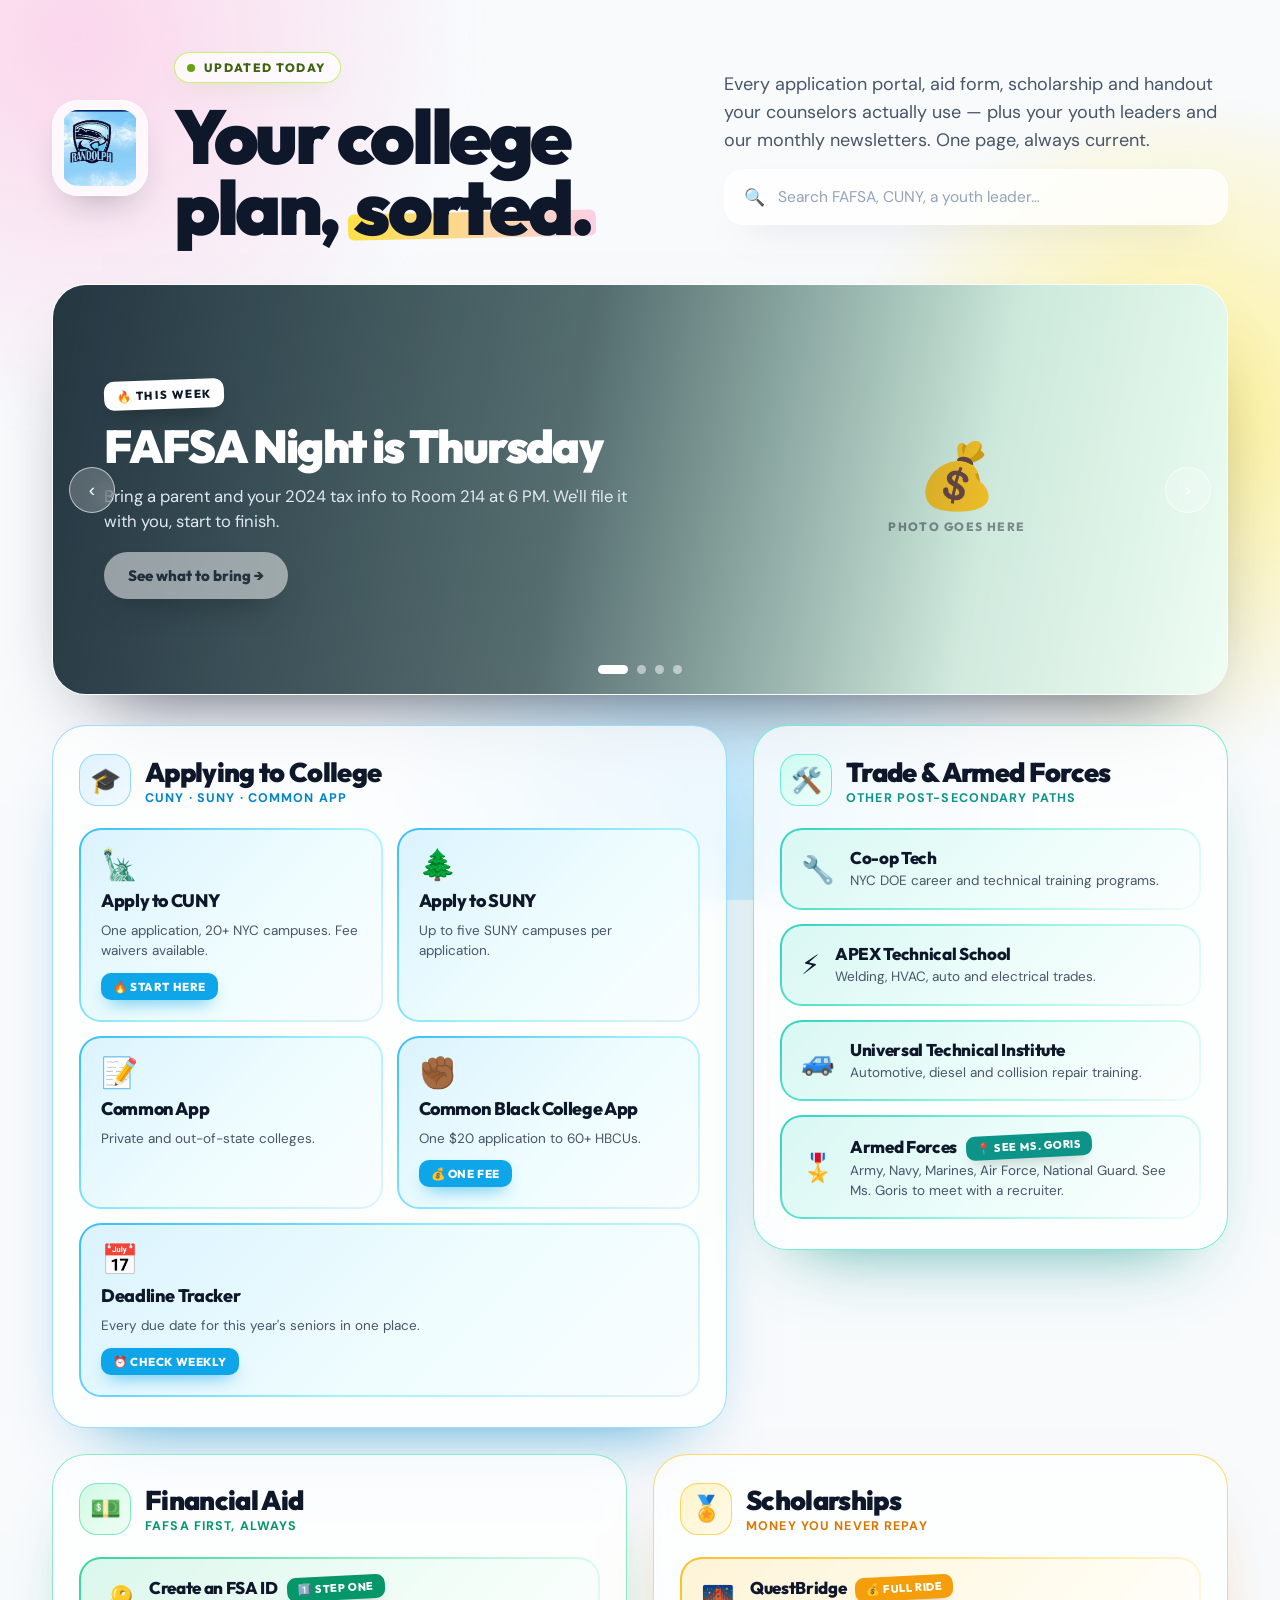
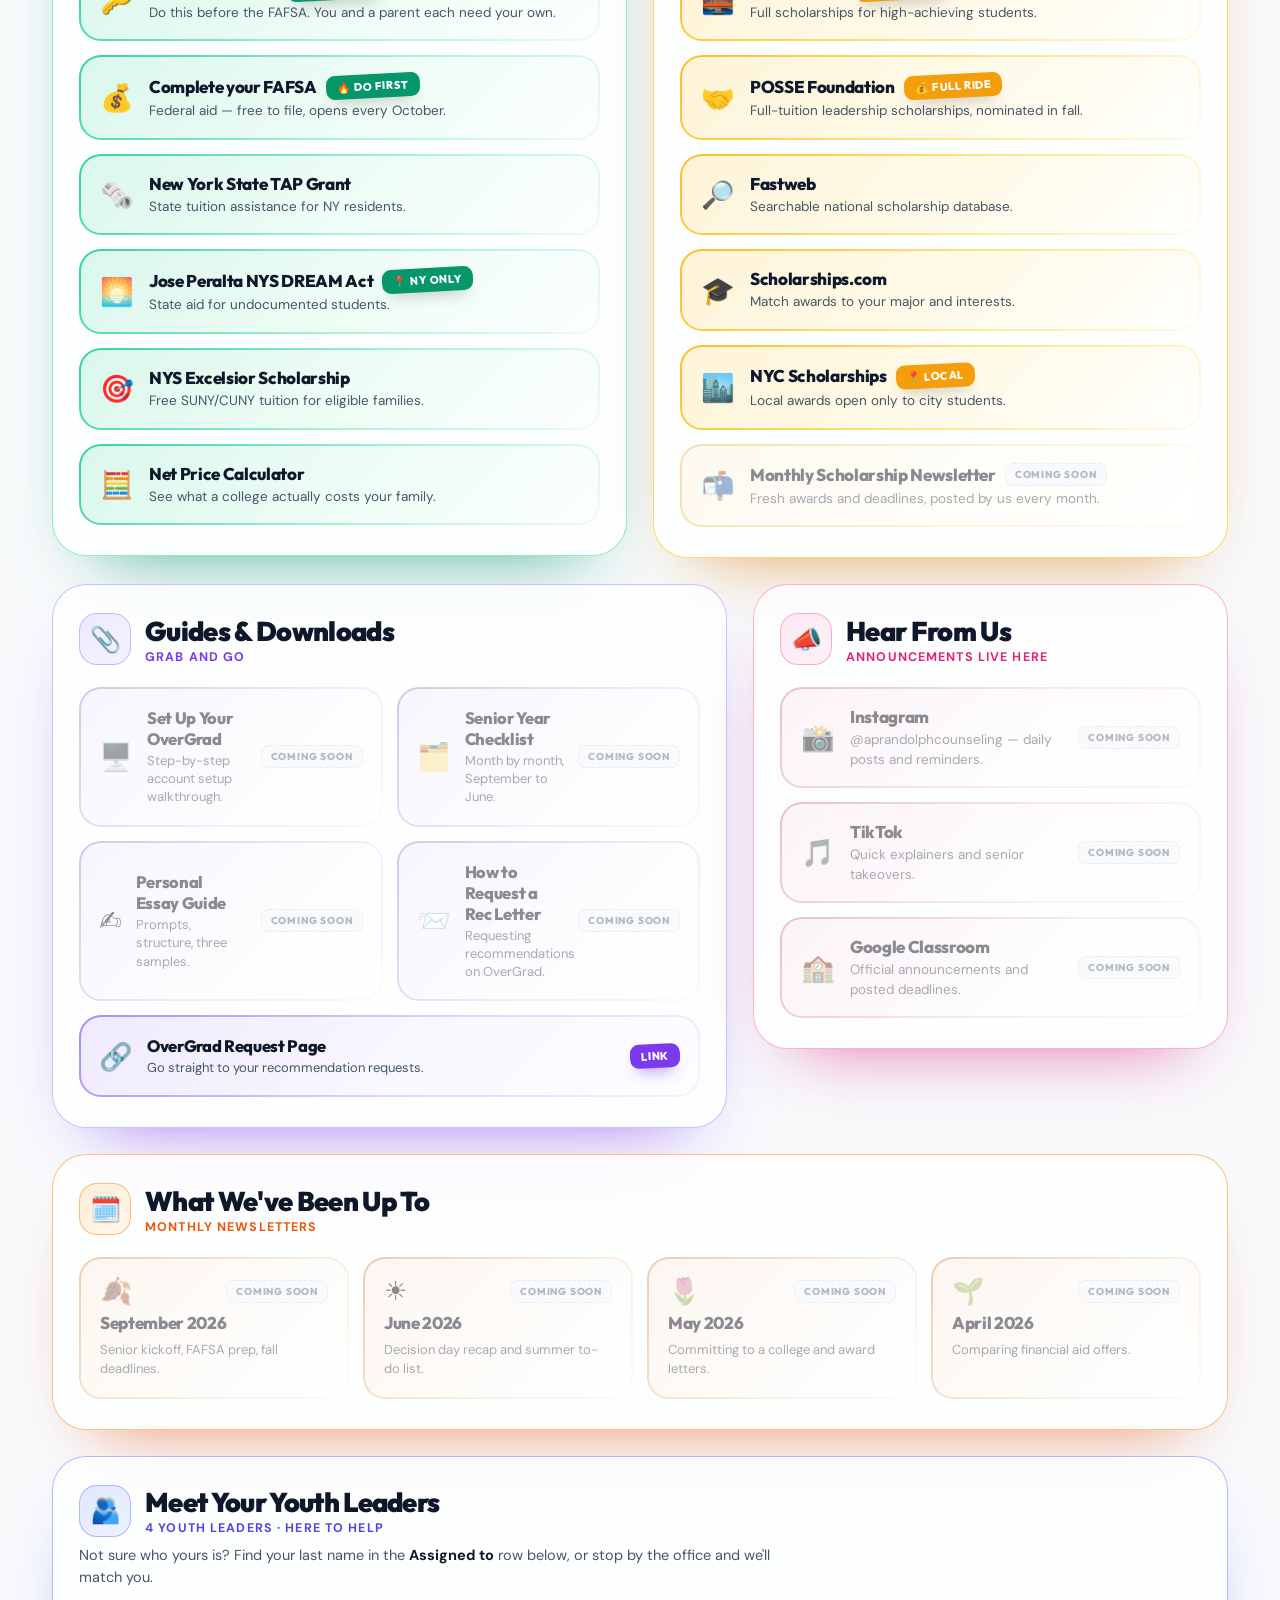
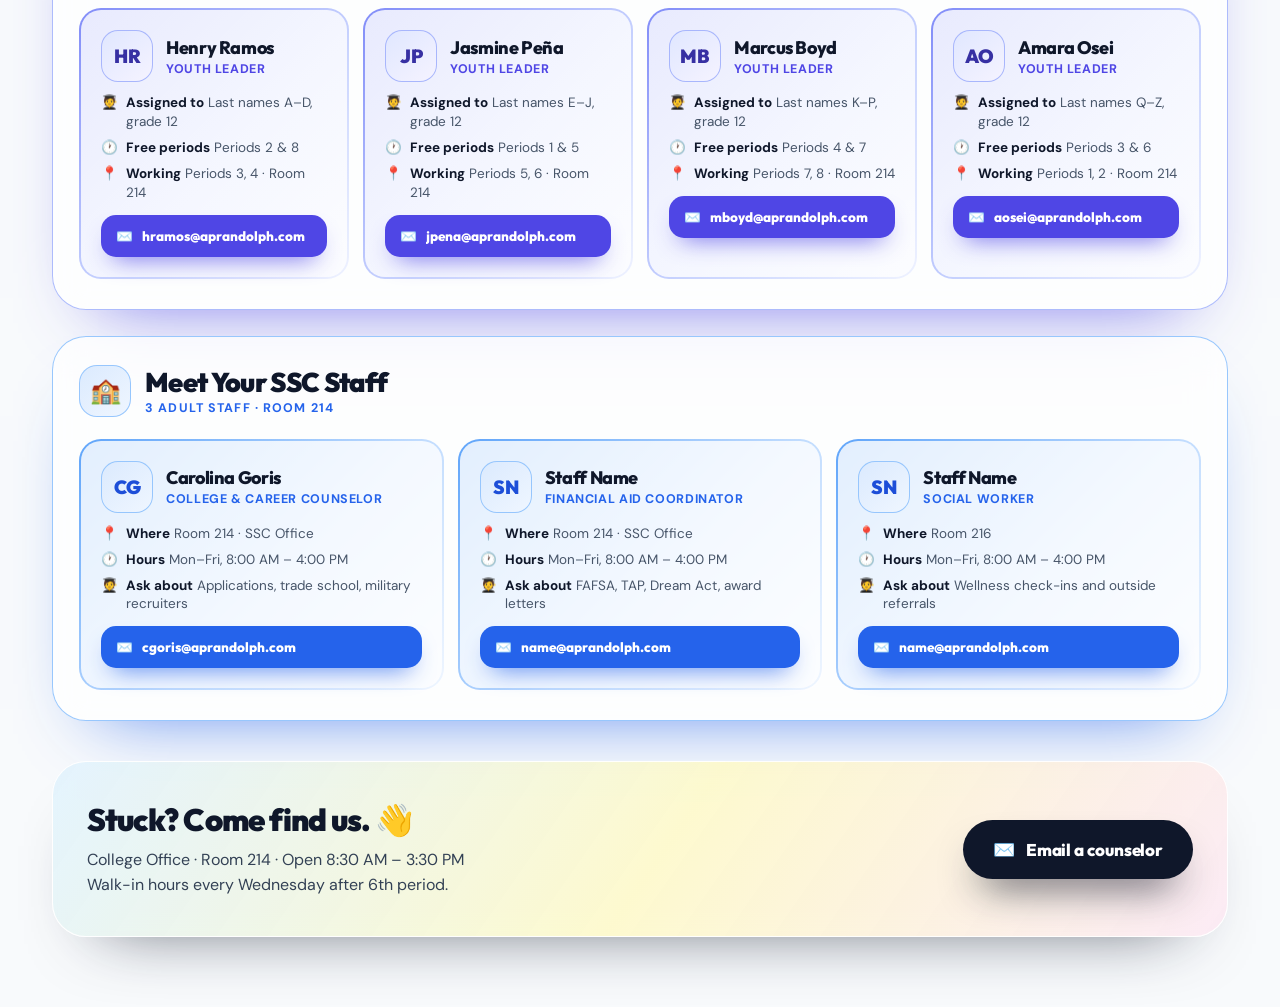
<file: index.html>
<!doctype html>
<html lang="en">
  <head>
    <meta charset="utf-8" />
    <meta name="viewport" content="width=device-width, initial-scale=1" />
    <title>College Office Hub</title>
    <link rel="preconnect" href="https://fonts.googleapis.com" />
    <link rel="preconnect" href="https://fonts.gstatic.com" crossorigin />
    <link
      href="https://fonts.googleapis.com/css2?family=DM+Sans:wght@400;500;700&family=Outfit:wght@500;700;800;900&display=swap"
      rel="stylesheet"
    />
    <link rel="stylesheet" href="styles.css" />
  </head>
  <body>
    <!-- ═══════════════════════════════════════════
     MAIN SITE
     ═══════════════════════════════════════════ -->
    <div class="site-shell">
      <!-- Blob background -->
      <div class="background-art">
        <div class="background-pink"></div>
        <div class="background-yellow"></div>
        <div class="background-blue"></div>
      </div>

      <div class="site-content">
        <!-- HERO -->
        <header class="hero">
          <div class="hero-layout">
            <img id="school-logo" alt="" class="school-logo" />
            <div class="hero-heading-group">
              <div class="update-badge">
                <span class="update-indicator"></span>
                <span class="update-text"
                  ><span data-site="updateLabel"></span
                ></span>
              </div>
              <h1 class="hero-title">
                <span data-site="headlineStart"></span><br /><span
                  data-site="headlineMiddle"
                ></span
                ><span class="headline-highlight"
                  ><span class="headline-underline"></span
                  ><span data-site="headlineHighlight"></span
                ></span>
              </h1>
            </div>
            <div class="hero-intro-group">
              <p class="hero-intro"><span data-site="intro"></span></p>
              <div class="search-field search-wrap">
                <span class="search-icon">🔍</span>
                <input
                  id="search"
                  type="text"
                  aria-label="Search resources and people"
                  class="search-input"
                />
              </div>
            </div>
          </div>
        </header>

        <!-- CAROUSEL -->
        <section class="announcement-section">
          <div id="carousel-wrap" class="carousel-frame">
            <div id="slides-container" class="carousel-slides"></div>
            <div id="dots-container" class="carousel-dots"></div>
          </div>
        </section>

        <!-- BENTO -->
        <main id="bento" class="resource-grid"></main>

        <!-- FOOTER -->
        <footer class="site-footer">
          <div class="contact-panel">
            <div class="contact-copy">
              <h3 class="contact-heading">
                <span data-site="contactHeading"></span>
              </h3>
              <p class="contact-details">
                <span data-site="officeDetails"></span><br /><span
                  data-site="walkInHours"
                ></span>
              </p>
            </div>
            <a id="contact-link" class="contact-button btn-dark">
              <span class="contact-icon">✉️</span
              ><span data-site="contactButton"></span>
            </a>
          </div>
        </footer>
      </div>
    </div>

    <!-- Content first, then rendering. Works with a static host or a local preview. -->
    <script src="data.js" defer></script>
    <script src="app.js" defer></script>
  </body>
</html>
</file>
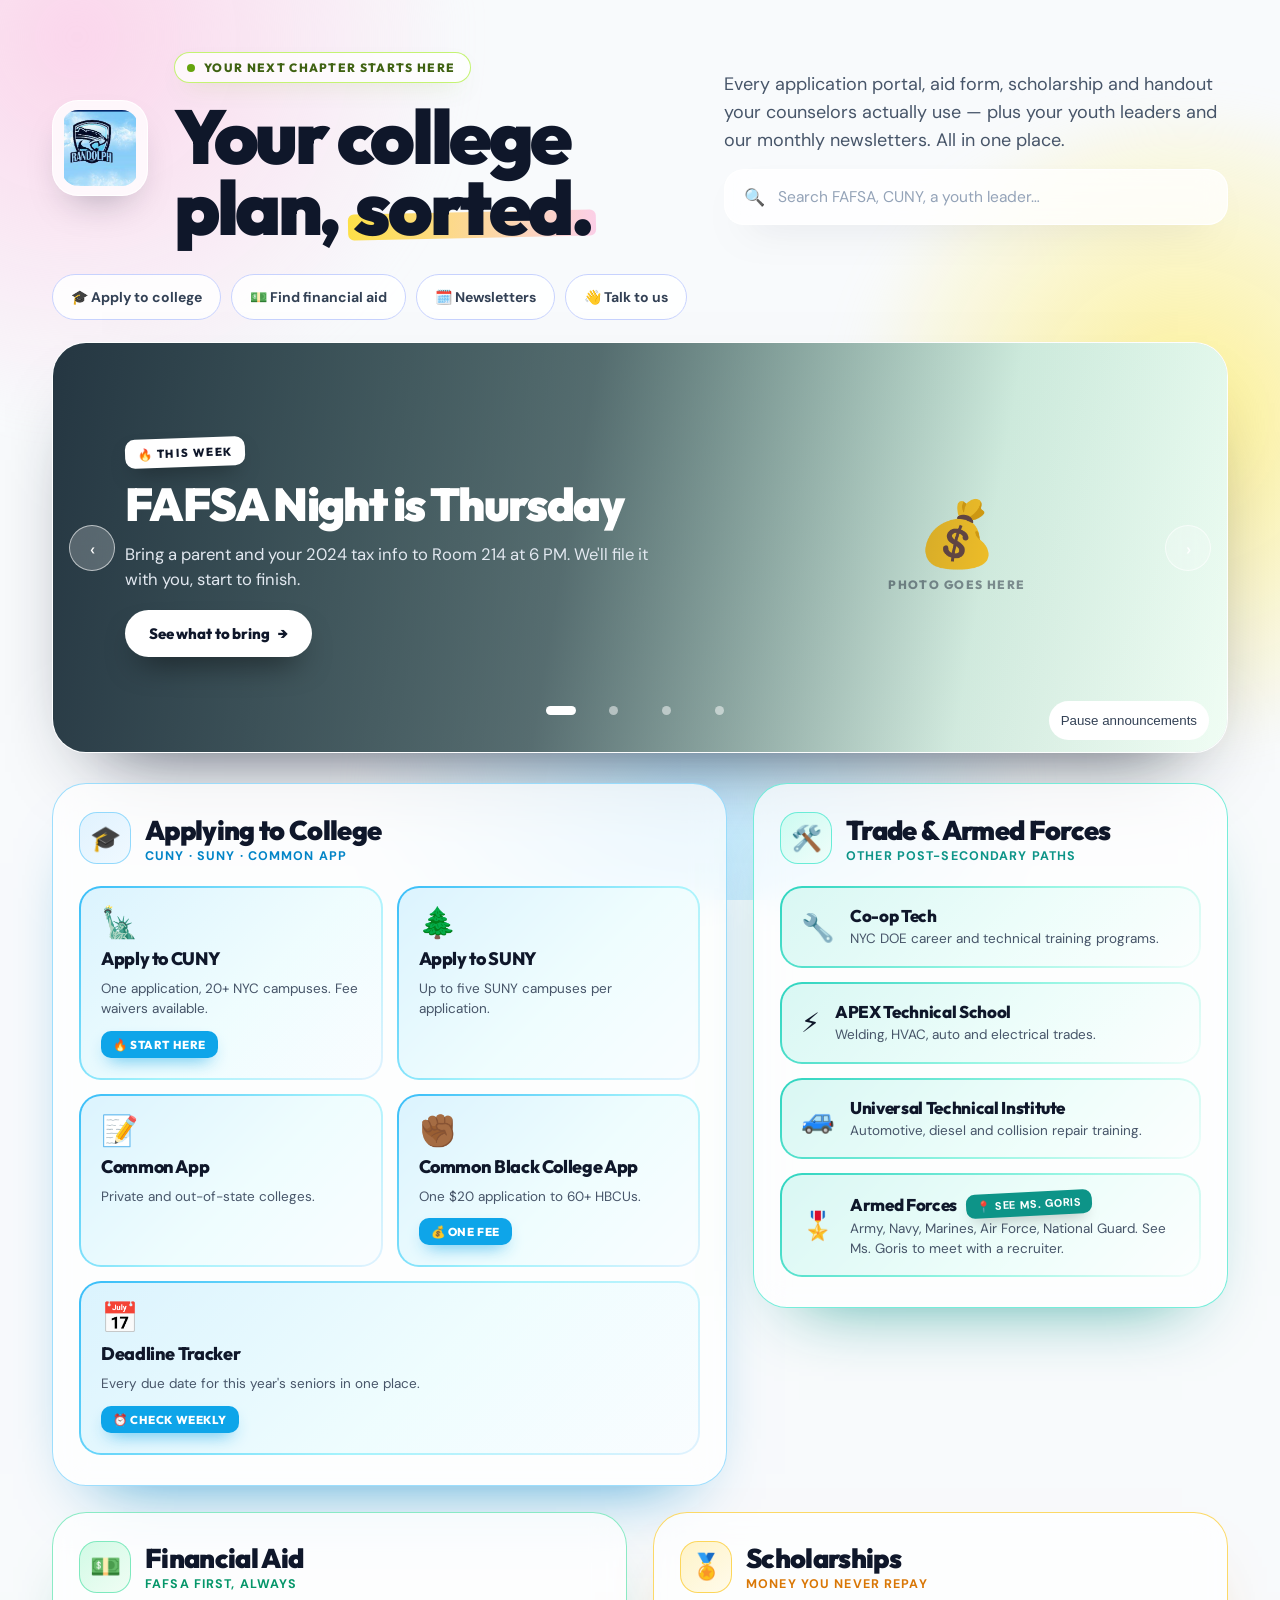
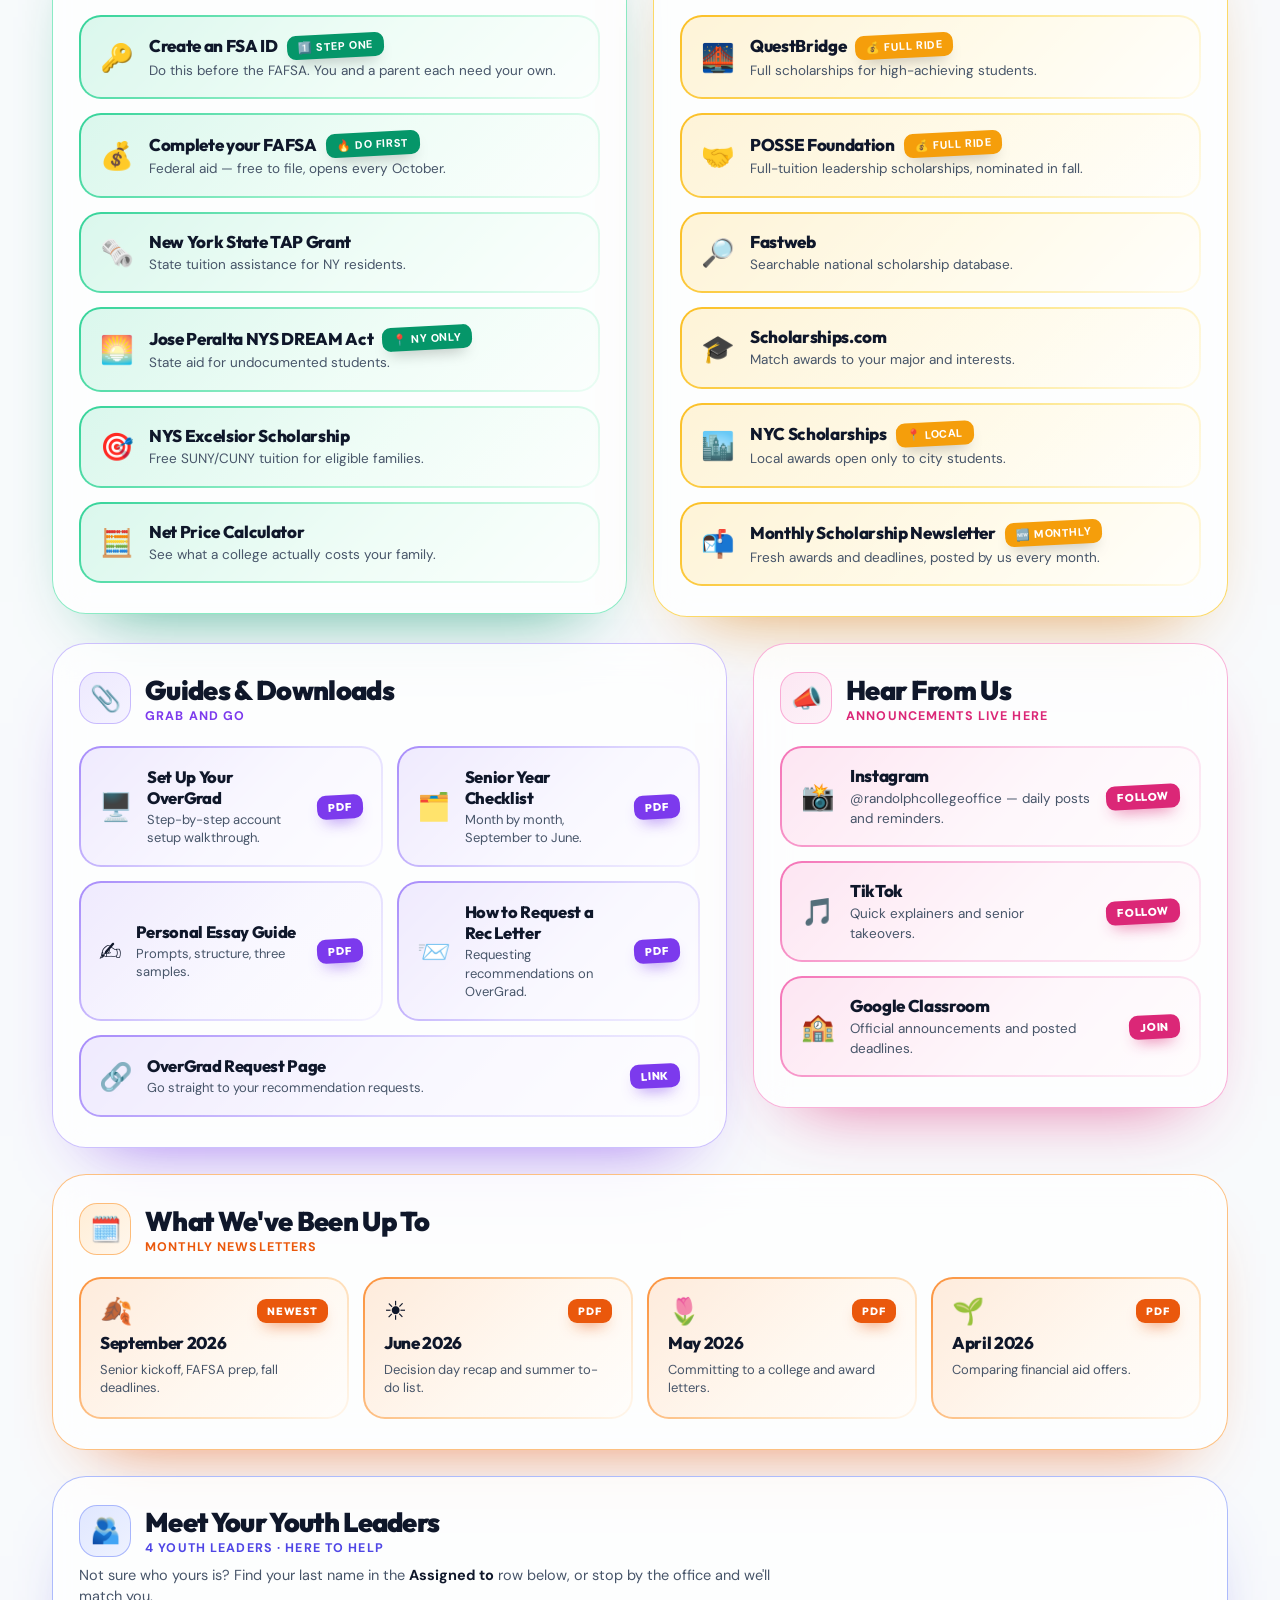
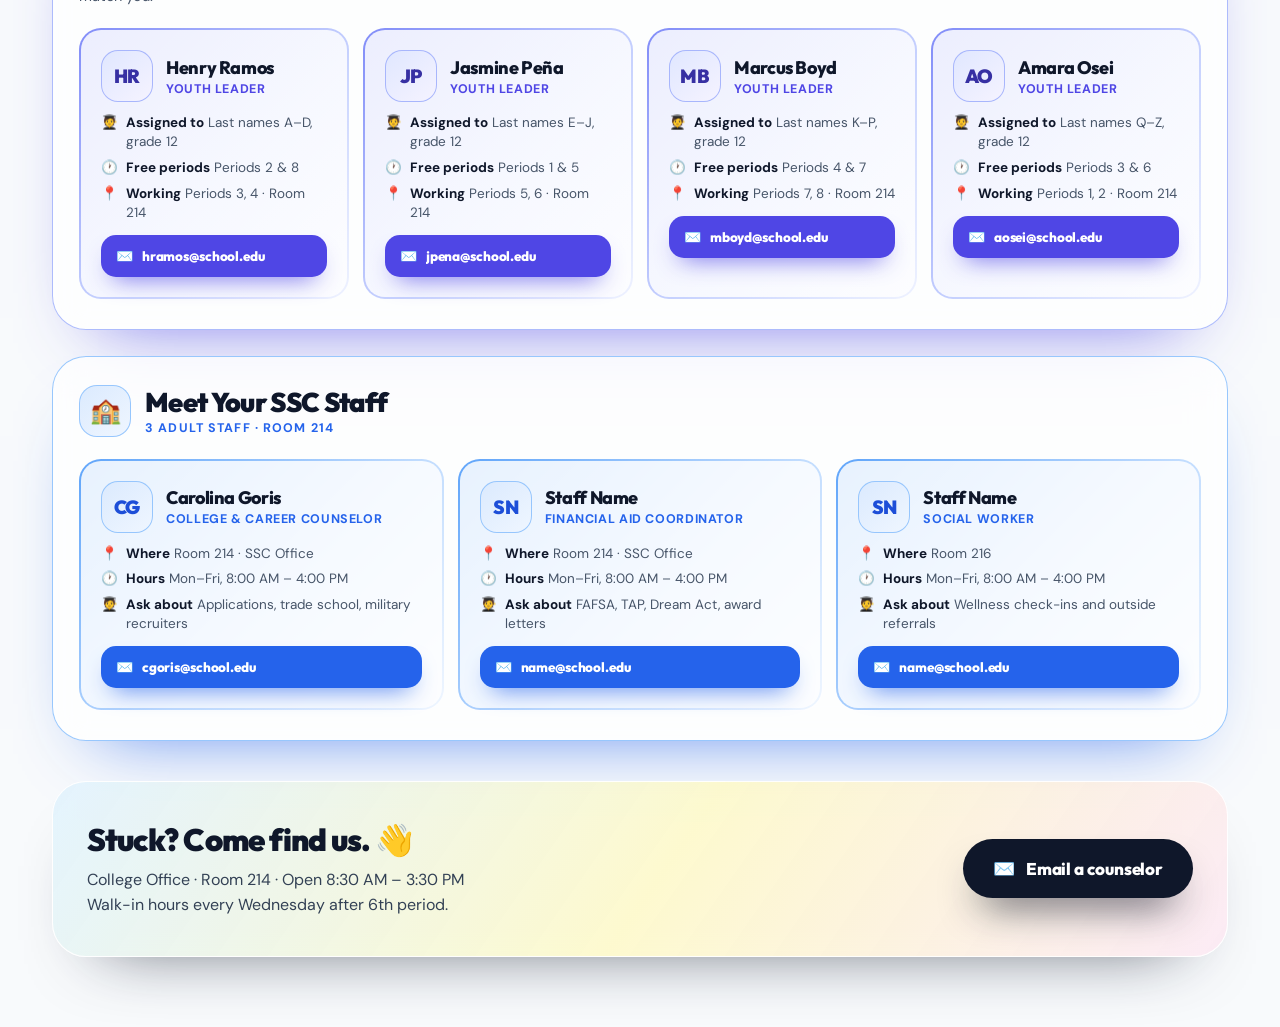
<file: SSC/index.html>
<!DOCTYPE html>
<html lang="en">
<head>
<meta charset="utf-8">
<meta name="viewport" content="width=device-width, initial-scale=1">
<title>College Office Hub</title>
<link rel="preconnect" href="https://fonts.googleapis.com">
<link rel="preconnect" href="https://fonts.gstatic.com" crossorigin>
<link href="https://fonts.googleapis.com/css2?family=DM+Sans:wght@400;500;700&family=Outfit:wght@500;700;800;900&display=swap" rel="stylesheet">
<style>
  html, body { margin:0; padding:0; background:#f8fafc; -webkit-font-smoothing:antialiased; }
  * { box-sizing:border-box; }
  a { color:#0284c7; text-decoration:none; }
  input::placeholder { color:#94a3b8; }

  @keyframes blobA {
    0%,100% { transform:translate(0,0) rotate(0deg) scale(1); }
    33%      { transform:translate(60px,-40px) rotate(120deg) scale(1.12); }
    66%      { transform:translate(-40px,50px) rotate(240deg) scale(.94); }
  }
  @keyframes blobB {
    0%,100% { transform:translate(0,0) rotate(0deg) scale(1); }
    50%     { transform:translate(-70px,60px) rotate(180deg) scale(1.15); }
  }
  @keyframes blobC {
    0%,100% { transform:translate(0,0) rotate(0deg); }
    50%     { transform:translate(50px,70px) rotate(-140deg); }
  }
  @keyframes dotPulse {
    0%,100% { opacity:1; transform:scale(1); }
    50%     { opacity:.35; transform:scale(.75); }
  }
  @keyframes stickerWiggle {
    0%,100% { transform:rotate(-3deg); }
    50%     { transform:rotate(2.5deg); }
  }

  /* ── Card hover lifts ── */
  .card-lift { transition:transform .3s cubic-bezier(.34,1.56,.64,1), box-shadow .3s ease, background .3s ease; }
  .card-lift:hover { transform:translateY(-6px) scale(1.02); }
  .card-lift:active { transform:scale(.95); }

  .card-sky:hover  { box-shadow:0 26px 44px -26px rgba(2,132,199,.9); }
  .card-teal:hover { box-shadow:0 26px 44px -26px rgba(13,148,136,.85); }
  .card-green:hover{ box-shadow:0 26px 44px -26px rgba(5,150,105,.85); }
  .card-amber:hover{ box-shadow:0 26px 44px -26px rgba(217,119,6,.8); }
  .card-violet:hover{ box-shadow:0 26px 44px -26px rgba(124,58,237,.8); }
  .card-pink:hover  { box-shadow:0 26px 44px -26px rgba(219,39,119,.8); }
  .card-orange:hover{ box-shadow:0 26px 44px -26px rgba(234,88,12,.8); }
  .card-indigo:hover{ box-shadow:0 26px 44px -26px rgba(79,70,229,.8); }
  .card-blue:hover  { box-shadow:0 26px 44px -26px rgba(37,99,235,.8); }
  .card-plain:hover { box-shadow:0 26px 44px -26px rgba(79,70,229,.8); }

  .btn-lift { transition:transform .3s cubic-bezier(.34,1.56,.64,1), box-shadow .3s ease; }
  .btn-lift:hover  { transform:translateY(-6px) scale(1.02); }
  .btn-lift:active { transform:scale(.95); }

  .btn-lift-sm { transition:transform .3s cubic-bezier(.34,1.56,.64,1), background .3s ease; }
  .btn-lift-sm:hover  { transform:translateY(-3px); }
  .btn-lift-sm:active { transform:scale(.95); }

  .btn-indigo { background:#4f46e5; }
  .btn-indigo:hover { background:#4338ca; }
  .btn-blue   { background:#2563eb; }
  .btn-blue:hover   { background:#1d4ed8; }

  .btn-dark { transition:transform .3s cubic-bezier(.34,1.56,.64,1), box-shadow .3s ease; }
  .btn-dark:hover  { transform:translateY(-6px) scale(1.02); box-shadow:0 28px 46px -18px rgba(15,23,42,.95); }
  .btn-dark:active { transform:scale(.95); }

  .slide-btn { transition:background .25s ease, transform .25s ease; }
  .slide-btn:hover { background:rgba(255,255,255,.42) !important; }
  .slide-btn:active { transform:translateY(-50%) scale(.9) !important; }

  .dot-btn { width:44px; height:44px; border:0; padding:0; background:transparent; cursor:pointer; display:grid; place-items:center; }
  .dot-btn span { display:block; height:9px; border-radius:999px; transition:width .35s ease, background .35s ease; }

  .sticker { animation:stickerWiggle 5s ease-in-out infinite; }

  /* ── Search input focus ── */
  .search-wrap:focus-within { box-shadow:0 18px 40px -26px rgba(15,23,42,.7); }

  :focus-visible { outline:3px solid #7c3aed; outline-offset:5px; }
  [id] { scroll-margin-top:24px; }
  .quick-nav { max-width:1240px; margin:0 auto; padding:12px 32px 0; display:flex; flex-wrap:wrap; gap:10px; }
  .quick-nav a { padding:13px 18px; border-radius:999px; background:rgba(255,255,255,.85); border:1px solid #c7d2fe; color:#334155; font-weight:700; font-size:14px; }
  .quick-nav a:hover { background:#ede9fe; }
  #pause-carousel { position:absolute; right:18px; bottom:12px; z-index:21; border:0; border-radius:20px; background:white; color:#334155; padding:12px; cursor:pointer; }
  .slide-copy { padding-left:72px !important; }
  .slide-copy a { max-width:100%; }
  @media(max-width:600px) {
    header, main, footer, #announcements { padding-left:16px !important; padding-right:16px !important; }
    header { padding-top:24px !important; }
    header h1 { font-size:54px !important; }
    header > div > div { min-width:0 !important; }
    #update-label { white-space:normal !important; }
    .quick-nav { padding-left:16px; padding-right:16px; }
    .quick-nav a { font-size:12px; padding:12px; }
    #bento > section { min-width:0 !important; width:100%; padding:22px 18px !important; }
    #bento > section > div > a, #bento > section > div > div { min-width:0 !important; }
    #slides-container { height:440px !important; }
    .slide-copy { max-width:100% !important; padding:26px 24px 100px !important; }
    .slide-btn { top:auto !important; bottom:9px; transform:none !important; }
    #pause-carousel { bottom:20px; right:75px; font-size:11px; }
    #dots-container { bottom:75px !important; }
    footer > div { padding:26px 20px !important; }
    footer > div > div { min-width:0 !important; }
  }
  @media(prefers-reduced-motion:reduce) { *, *::before, *::after { animation:none !important; transition:none !important; scroll-behavior:auto !important; } }
</style>
</head>
<body>

<div style="position:relative;min-height:100vh;background:#f8fafc;font-family:'DM Sans',system-ui,sans-serif;color:#0f172a;overflow-x:hidden;">

  <!-- ── Animated blobs ── -->
  <div style="position:fixed;inset:0;pointer-events:none;overflow:hidden;z-index:0;">
    <div style="position:absolute;top:-180px;left:-140px;width:620px;height:620px;border-radius:48% 52% 61% 39% / 43% 45% 55% 57%;background:radial-gradient(circle at 35% 35%,rgba(251,207,232,.85) 0%,rgba(251,207,232,0) 68%);filter:blur(18px);animation:blobA 26s ease-in-out infinite;"></div>
    <div style="position:absolute;top:120px;right:-200px;width:660px;height:660px;border-radius:56% 44% 39% 61% / 52% 38% 62% 48%;background:radial-gradient(circle at 55% 45%,rgba(254,240,138,.9) 0%,rgba(254,240,138,0) 66%);filter:blur(20px);animation:blobB 32s ease-in-out infinite;"></div>
    <div style="position:absolute;bottom:-260px;left:26%;width:720px;height:720px;border-radius:42% 58% 55% 45% / 60% 45% 55% 40%;background:radial-gradient(circle at 50% 50%,rgba(186,230,253,.9) 0%,rgba(186,230,253,0) 66%);filter:blur(22px);animation:blobC 38s ease-in-out infinite;"></div>
  </div>

  <div style="position:relative;z-index:1;">

  <!-- ══════════ HERO ══════════ -->
  <header style="max-width:1240px;margin:0 auto;padding:52px 32px 18px;">
    <div style="display:flex;align-items:center;gap:26px;flex-wrap:wrap;">
      <img id="logo" src="" alt="Randolph High School" style="width:96px;height:96px;object-fit:contain;border-radius:26px;background:rgba(255,255,255,.75);backdrop-filter:blur(10px);padding:9px;border:1px solid rgba(255,255,255,.9);box-shadow:0 18px 40px -20px rgba(15,23,42,.4);flex:none;">
      <div style="flex:1 1 320px;min-width:280px;">
        <div style="display:flex;align-items:center;gap:9px;padding:7px 15px 7px 12px;border-radius:999px;background:rgba(255,255,255,.72);backdrop-filter:blur(10px);border:1px solid rgba(190,242,100,.9);width:max-content;box-shadow:0 10px 24px -14px rgba(101,163,13,.7);">
          <span style="width:8px;height:8px;border-radius:999px;background:#65a30d;animation:dotPulse 1.9s ease-in-out infinite;display:inline-block;"></span>
          <span style="font-family:'Outfit',sans-serif;font-size:12px;font-weight:800;letter-spacing:.11em;text-transform:uppercase;color:#3f6212;white-space:nowrap;" id="update-label">Your next chapter starts here</span>
        </div>
        <h1 style="font-family:'Outfit',sans-serif;font-size:76px;line-height:.94;letter-spacing:-.045em;font-weight:900;margin:18px 0 0;color:#0f172a;text-wrap:balance;">
          <span id="headline-start">Your college</span><br><span id="headline-middle">plan, </span><span style="position:relative;display:inline-block;padding:0 6px;"><span style="position:absolute;left:0;right:0;bottom:6px;height:26px;background:linear-gradient(96deg,#fde047 0%,#fbcfe8 100%);border-radius:6px;transform:rotate(-1.2deg);z-index:-1;"></span><span id="headline-highlight">sorted.</span></span>
        </h1>
      </div>
      <div style="flex:1 1 300px;min-width:280px;display:flex;flex-direction:column;gap:14px;">
        <p id="intro" style="margin:0;font-size:18px;line-height:1.55;color:#475569;text-wrap:pretty;">Every application portal, aid form, scholarship and handout your counselors actually use — plus your youth leaders and our monthly newsletters. One page, always current.</p>
        <div class="search-wrap" style="display:flex;align-items:center;gap:11px;padding:16px 19px;border-radius:20px;background:rgba(255,255,255,.78);backdrop-filter:blur(14px);border:1px solid rgba(255,255,255,.95);box-shadow:0 18px 40px -26px rgba(15,23,42,.55);transition:box-shadow .2s ease;">
          <span style="font-size:17px;">🔍</span>
          <input id="search" type="search" aria-label="Search resources, newsletters, and people" placeholder="Search FAFSA, CUNY, a youth leader…" style="flex:1;min-width:0;background:transparent;border:0;outline:none;color:#0f172a;font-family:'DM Sans',sans-serif;font-size:15.5px;">
        </div>
      </div>
    </div>
  </header>

  <nav class="quick-nav" aria-label="Jump to a section">
    <a href="#applying-to-college">🎓 Apply to college</a>
    <a href="#financial-aid">💵 Find financial aid</a>
    <a href="#newsletters">🗓️ Newsletters</a>
    <a href="#contact">👋 Talk to us</a>
  </nav>
  <!-- ══════════ ANNOUNCEMENT CAROUSEL ══════════ -->
  <section id="announcements" aria-label="Announcements" style="max-width:1240px;margin:0 auto;padding:22px 32px 0;">
    <div id="carousel-wrap" style="position:relative;border-radius:34px;overflow:hidden;border:1.5px solid rgba(255,255,255,.95);box-shadow:0 40px 80px -50px rgba(15,23,42,.9);background:#e2e8f0;">
      <div id="slides-container" style="position:relative;height:clamp(320px,32vw,420px);"></div>
      <button id="pause-carousel" type="button" aria-pressed="false">Pause announcements</button>
      <div id="dots-container" style="position:absolute;bottom:20px;left:0;right:0;display:flex;justify-content:center;align-items:center;gap:9px;z-index:20;"></div>
    </div>
  </section>

  <!-- ══════════ BENTO GRID ══════════ -->
  <main id="bento" style="max-width:1240px;margin:0 auto;padding:30px 32px 40px;display:flex;flex-wrap:wrap;gap:26px;align-items:flex-start;"></main>

  <!-- ══════════ FOOTER ══════════ -->
  <footer id="contact" style="max-width:1240px;margin:0 auto;padding:0 32px 70px;">
    <div style="border-radius:34px;padding:38px 34px;background:linear-gradient(125deg,rgba(224,242,254,.85) 0%,rgba(254,249,195,.8) 52%,rgba(252,231,243,.85) 100%);backdrop-filter:blur(14px);border:1.5px solid rgba(255,255,255,.95);display:flex;gap:30px;flex-wrap:wrap;align-items:center;justify-content:space-between;box-shadow:0 34px 70px -50px rgba(15,23,42,.8);">
      <div style="min-width:260px;">
        <h3 id="contact-heading" style="margin:0;font-family:'Outfit',sans-serif;font-size:31px;font-weight:900;letter-spacing:-.03em;color:#0f172a;">Stuck? Come find us. 👋</h3>
        <p id="office-details" style="margin:9px 0 0;font-size:16px;line-height:1.55;color:#334155;">College Office · Room 214 · Open 8:30 AM – 3:30 PM<br>Walk-in hours every Wednesday after 6th period.</p>
      </div>
      <a id="office-email" href="mailto:collegeoffice@school.edu" class="btn-dark" style="display:flex;align-items:center;gap:11px;padding:18px 30px;border-radius:999px;background:#0f172a;color:#ffffff;font-family:'Outfit',sans-serif;font-size:17px;font-weight:800;letter-spacing:-.01em;box-shadow:0 22px 40px -18px rgba(15,23,42,.9);">
        <span style="font-size:18px;">✉️</span><span id="contact-button">Email a counselor</span>
      </a>
    </div>
  </footer>

  </div>
</div>

<script src="data.js"></script>
<script src="app.js"></script>
</body>
</html>
</file>
<file: styles.css>
/* ── Reset & base ─────────────────────────────────────────────────── */
html,
body {
  margin: 0;
  padding: 0;
  background: #f8fafc;
  -webkit-font-smoothing: antialiased;
}
* {
  box-sizing: border-box;
}
a {
  color: #0284c7;
  text-decoration: none;
}
input::placeholder {
  color: #94a3b8;
}

/* ── Animations ───────────────────────────────────────────────────── */
@keyframes blobA {
  0%,
  100% {
    transform: translate(0, 0) rotate(0deg) scale(1);
  }
  33% {
    transform: translate(60px, -40px) rotate(120deg) scale(1.12);
  }
  66% {
    transform: translate(-40px, 50px) rotate(240deg) scale(0.94);
  }
}
@keyframes blobB {
  0%,
  100% {
    transform: translate(0, 0) rotate(0deg) scale(1);
  }
  50% {
    transform: translate(-70px, 60px) rotate(180deg) scale(1.15);
  }
}
@keyframes blobC {
  0%,
  100% {
    transform: translate(0, 0) rotate(0deg);
  }
  50% {
    transform: translate(50px, 70px) rotate(-140deg);
  }
}
@keyframes dotPulse {
  0%,
  100% {
    opacity: 1;
    transform: scale(1);
  }
  50% {
    opacity: 0.35;
    transform: scale(0.75);
  }
}
@keyframes stickerWiggle {
  0%,
  100% {
    transform: rotate(-3deg);
  }
  50% {
    transform: rotate(2.5deg);
  }
}
@keyframes spin {
  to {
    transform: rotate(360deg);
  }
}

/* ── Card hovers ──────────────────────────────────────────────────── */
.card-lift {
  transition:
    transform 0.3s cubic-bezier(0.34, 1.56, 0.64, 1),
    box-shadow 0.3s ease;
}
.card-lift:hover {
  transform: translateY(-6px) scale(1.02);
}
.card-lift:active {
  transform: scale(0.95);
}
.card-sky:hover {
  box-shadow: 0 26px 44px -26px rgba(2, 132, 199, 0.9);
}
.card-teal:hover {
  box-shadow: 0 26px 44px -26px rgba(13, 148, 136, 0.85);
}
.card-green:hover {
  box-shadow: 0 26px 44px -26px rgba(5, 150, 105, 0.85);
}
.card-amber:hover {
  box-shadow: 0 26px 44px -26px rgba(217, 119, 6, 0.8);
}
.card-violet:hover {
  box-shadow: 0 26px 44px -26px rgba(124, 58, 237, 0.8);
}
.card-pink:hover {
  box-shadow: 0 26px 44px -26px rgba(219, 39, 119, 0.8);
}
.card-orange:hover {
  box-shadow: 0 26px 44px -26px rgba(234, 88, 12, 0.8);
}
.card-indigo:hover {
  box-shadow: 0 26px 44px -26px rgba(79, 70, 229, 0.8);
}
.card-blue:hover {
  box-shadow: 0 26px 44px -26px rgba(37, 99, 235, 0.8);
}
.btn-lift {
  transition:
    transform 0.3s cubic-bezier(0.34, 1.56, 0.64, 1),
    box-shadow 0.3s ease;
}
.btn-lift:hover {
  transform: translateY(-6px) scale(1.02);
}
.btn-lift:active {
  transform: scale(0.95);
}
.btn-lift-sm {
  transition:
    transform 0.3s cubic-bezier(0.34, 1.56, 0.64, 1),
    background 0.3s ease;
}
.btn-lift-sm:hover {
  transform: translateY(-3px);
}
.btn-lift-sm:active {
  transform: scale(0.95);
}
.btn-indigo {
  background: #4f46e5;
}
.btn-indigo:hover {
  background: #4338ca;
}
.btn-blue {
  background: #2563eb;
}
.btn-blue:hover {
  background: #1d4ed8;
}
.btn-dark {
  transition:
    transform 0.3s cubic-bezier(0.34, 1.56, 0.64, 1),
    box-shadow 0.3s ease;
}
.btn-dark:hover {
  transform: translateY(-6px) scale(1.02);
  box-shadow: 0 28px 46px -18px rgba(15, 23, 42, 0.95);
}
.btn-dark:active {
  transform: scale(0.95);
}
.slide-btn {
  transition: background 0.25s ease;
}
.slide-btn:hover {
  background: rgba(255, 255, 255, 0.42) !important;
}
.dot-btn {
  transition:
    width 0.35s ease,
    background 0.35s ease;
}
.sticker {
  animation: stickerWiggle 5s ease-in-out infinite;
}
.search-wrap:focus-within {
  box-shadow: 0 18px 40px -26px rgba(15, 23, 42, 0.7) !important;
}
.is-placeholder {
  opacity: 0.5;
  cursor: default !important;
  pointer-events: none;
  filter: grayscale(0.35);
}
.placeholder-badge {
  display: inline-block;
  font-family: "Outfit", sans-serif;
  font-size: 10px;
  font-weight: 800;
  letter-spacing: 0.08em;
  text-transform: uppercase;
  padding: 4px 9px;
  border-radius: 8px;
  background: #f1f5f9;
  color: #64748b;
  border: 1.5px dashed #cbd5e1;
  white-space: nowrap;
}

/* Page layout */
/* page: div */
.site-shell {
  position: relative;
  min-height: 100vh;
  background: #f8fafc;
  font-family: "DM Sans", system-ui, sans-serif;
  color: #0f172a;
  overflow-x: hidden;
}
/* blob-background: div */
.background-art {
  position: fixed;
  inset: 0;
  pointer-events: none;
  overflow: hidden;
  z-index: 0;
}
/* blob-background: div */
.background-pink {
  position: absolute;
  top: -180px;
  left: -140px;
  width: 620px;
  height: 620px;
  border-radius: 48% 52% 61% 39% / 43% 45% 55% 57%;
  background: radial-gradient(
    circle at 35% 35%,
    rgba(251, 207, 232, 0.85) 0%,
    rgba(251, 207, 232, 0) 68%
  );
  filter: blur(18px);
  animation: blobA 26s ease-in-out infinite;
}
/* blob-background: div */
.background-yellow {
  position: absolute;
  top: 120px;
  right: -200px;
  width: 660px;
  height: 660px;
  border-radius: 56% 44% 39% 61% / 52% 38% 62% 48%;
  background: radial-gradient(
    circle at 55% 45%,
    rgba(254, 240, 138, 0.9) 0%,
    rgba(254, 240, 138, 0) 66%
  );
  filter: blur(20px);
  animation: blobB 32s ease-in-out infinite;
}
/* blob-background: div */
.background-blue {
  position: absolute;
  bottom: -260px;
  left: 26%;
  width: 720px;
  height: 720px;
  border-radius: 42% 58% 55% 45% / 60% 45% 55% 40%;
  background: radial-gradient(
    circle at 50% 50%,
    rgba(186, 230, 253, 0.9) 0%,
    rgba(186, 230, 253, 0) 66%
  );
  filter: blur(22px);
  animation: blobC 38s ease-in-out infinite;
}
/* blob-background: div */
.site-content {
  position: relative;
  z-index: 1;
}
/* hero: header */
.hero {
  max-width: 1240px;
  margin: 0 auto;
  padding: 52px 32px 18px;
}
/* hero: div */
.hero-layout {
  display: flex;
  align-items: center;
  gap: 26px;
  flex-wrap: wrap;
}
/* hero: img */
.school-logo {
  width: 96px;
  height: 96px;
  object-fit: contain;
  border-radius: 26px;
  background: rgba(255, 255, 255, 0.75);
  backdrop-filter: blur(10px);
  padding: 9px;
  border: 1px solid rgba(255, 255, 255, 0.9);
  box-shadow: 0 18px 40px -20px rgba(15, 23, 42, 0.4);
  flex: none;
}
/* hero: div */
.hero-heading-group {
  flex: 1 1 320px;
  min-width: 280px;
}
/* hero: div */
.update-badge {
  display: flex;
  align-items: center;
  gap: 9px;
  padding: 7px 15px 7px 12px;
  border-radius: 999px;
  background: rgba(255, 255, 255, 0.72);
  backdrop-filter: blur(10px);
  border: 1px solid rgba(190, 242, 100, 0.9);
  width: max-content;
  box-shadow: 0 10px 24px -14px rgba(101, 163, 13, 0.7);
}
/* hero: span */
.update-indicator {
  width: 8px;
  height: 8px;
  border-radius: 999px;
  background: #65a30d;
  animation: dotPulse 1.9s ease-in-out infinite;
  display: inline-block;
  flex: none;
}
/* hero: span */
.update-text {
  font-family: "Outfit", sans-serif;
  font-size: 12px;
  font-weight: 800;
  letter-spacing: 0.11em;
  text-transform: uppercase;
  color: #3f6212;
  white-space: nowrap;
}
/* hero: h1 */
.hero-title {
  font-family: "Outfit", sans-serif;
  font-size: 76px;
  line-height: 0.94;
  letter-spacing: -0.045em;
  font-weight: 900;
  margin: 18px 0 0;
  color: #0f172a;
  text-wrap: balance;
}
/* hero: span */
.headline-highlight {
  position: relative;
  display: inline-block;
  padding: 0 6px;
}
/* hero: span */
.headline-underline {
  position: absolute;
  left: 0;
  right: 0;
  bottom: 6px;
  height: 26px;
  background: linear-gradient(96deg, #fde047 0%, #fbcfe8 100%);
  border-radius: 6px;
  transform: rotate(-1.2deg);
  z-index: -1;
}
/* hero: div */
.hero-intro-group {
  flex: 1 1 300px;
  min-width: 280px;
  display: flex;
  flex-direction: column;
  gap: 14px;
}
/* hero: p */
.hero-intro {
  margin: 0;
  font-size: 18px;
  line-height: 1.55;
  color: #475569;
  text-wrap: pretty;
}
/* hero: div */
.search-field {
  display: flex;
  align-items: center;
  gap: 11px;
  padding: 16px 19px;
  border-radius: 20px;
  background: rgba(255, 255, 255, 0.78);
  backdrop-filter: blur(14px);
  border: 1px solid rgba(255, 255, 255, 0.95);
  box-shadow: 0 18px 40px -26px rgba(15, 23, 42, 0.55);
  transition: box-shadow 0.2s ease;
}
/* hero: span */
.search-icon {
  font-size: 17px;
}
/* hero: input */
.search-input {
  flex: 1;
  min-width: 0;
  background: transparent;
  border: 0;
  outline: none;
  color: #0f172a;
  font-family: "DM Sans", sans-serif;
  font-size: 15.5px;
}
/* carousel: section */
.announcement-section {
  max-width: 1240px;
  margin: 0 auto;
  padding: 22px 32px 0;
}
/* carousel: div */
.carousel-frame {
  position: relative;
  border-radius: 34px;
  overflow: hidden;
  border: 1.5px solid rgba(255, 255, 255, 0.95);
  box-shadow: 0 40px 80px -50px rgba(15, 23, 42, 0.9);
  background: #e2e8f0;
}
/* carousel: div */
.carousel-slides {
  position: relative;
  height: clamp(320px, 32vw, 420px);
}
/* carousel: div */
.carousel-dots {
  position: absolute;
  bottom: 20px;
  left: 0;
  right: 0;
  display: flex;
  justify-content: center;
  align-items: center;
  gap: 9px;
  z-index: 20;
}
/* bento: main */
.resource-grid {
  max-width: 1240px;
  margin: 0 auto;
  padding: 30px 32px 40px;
  display: flex;
  flex-wrap: wrap;
  gap: 26px;
  align-items: flex-start;
}
/* footer: footer */
.site-footer {
  max-width: 1240px;
  margin: 0 auto;
  padding: 0 32px 70px;
}
/* footer: div */
.contact-panel {
  border-radius: 34px;
  padding: 38px 34px;
  background: linear-gradient(
    125deg,
    rgba(224, 242, 254, 0.85) 0%,
    rgba(254, 249, 195, 0.8) 52%,
    rgba(252, 231, 243, 0.85) 100%
  );
  backdrop-filter: blur(14px);
  border: 1.5px solid rgba(255, 255, 255, 0.95);
  display: flex;
  gap: 30px;
  flex-wrap: wrap;
  align-items: center;
  justify-content: space-between;
  box-shadow: 0 34px 70px -50px rgba(15, 23, 42, 0.8);
}
/* footer: div */
.contact-copy {
  min-width: 260px;
}
/* footer: h3 */
.contact-heading {
  margin: 0;
  font-family: "Outfit", sans-serif;
  font-size: 31px;
  font-weight: 900;
  letter-spacing: -0.03em;
  color: #0f172a;
}
/* footer: p */
.contact-details {
  margin: 9px 0 0;
  font-size: 16px;
  line-height: 1.55;
  color: #334155;
}
/* footer: a */
.contact-button {
  display: flex;
  align-items: center;
  gap: 11px;
  padding: 18px 30px;
  border-radius: 999px;
  background: #0f172a;
  color: #ffffff;
  font-family: "Outfit", sans-serif;
  font-size: 17px;
  font-weight: 800;
  letter-spacing: -0.01em;
  box-shadow: 0 22px 40px -18px rgba(15, 23, 42, 0.9);
}
/* footer: span */
.contact-icon {
  font-size: 18px;
}

/* Rendered cards and sections */
/* renderSlides: div */
.slide-fallback {
  position: absolute;
  top: 0;
  right: 0;
  bottom: 0;
  width: 46%;
  display: grid;
  place-items: center;
}
/* renderSlides: div */
.slide-fallback-content {
  display: flex;
  flex-direction: column;
  align-items: center;
  gap: 10px;
  padding: 24px;
  text-align: center;
}
/* renderSlides: span */
.slide-emoji {
  font-size: 64px;
  line-height: 1;
}
/* renderSlides: span */
.slide-photo-label {
  font-family: "Outfit", sans-serif;
  font-size: 12px;
  font-weight: 800;
  letter-spacing: 0.12em;
  text-transform: uppercase;
  color: rgba(15, 23, 42, 0.45);
}
/* renderSlides: div */
.slide-overlay {
  position: absolute;
  inset: 0;
  background: linear-gradient(
    100deg,
    rgba(15, 23, 42, 0.86) 0%,
    rgba(15, 23, 42, 0.62) 44%,
    rgba(15, 23, 42, 0.08) 78%,
    rgba(15, 23, 42, 0) 100%
  );
}
/* renderSlides: div */
.slide-content {
  position: absolute;
  inset: 0;
  display: flex;
  flex-direction: column;
  justify-content: center;
  gap: 14px;
  padding: clamp(28px, 4vw, 52px);
  max-width: min(660px, 72%);
}
/* renderSlides: span */
.slide-tag {
  display: inline-block;
  width: max-content;
  font-family: "Outfit", sans-serif;
  font-size: 11.5px;
  font-weight: 800;
  letter-spacing: 0.12em;
  text-transform: uppercase;
  padding: 7px 13px;
  border-radius: 10px;
  background: #fff;
  color: #0f172a;
  box-shadow: 0 10px 22px -10px rgba(0, 0, 0, 0.6);
  transform: rotate(-2deg);
}
/* renderSlides: h2 */
.slide-title {
  margin: 0;
  font-family: "Outfit", sans-serif;
  font-size: clamp(30px, 3.6vw, 50px);
  line-height: 1.02;
  letter-spacing: -0.035em;
  font-weight: 900;
  color: #fff;
  text-wrap: balance;
}
/* renderSlides: p */
.slide-description {
  margin: 0;
  font-size: clamp(15px, 1.3vw, 18px);
  line-height: 1.5;
  color: #e2e8f0;
  max-width: 52ch;
  text-wrap: pretty;
}
/* section: div */
.section-header {
  display: flex;
  align-items: center;
  gap: 14px;
  margin-bottom: 22px;
}
/* section: div */
.section-heading-group {
  min-width: 0;
}
/* section: h2 */
.section-title {
  margin: 0;
  font-family: "Outfit", sans-serif;
  font-size: 27px;
  font-weight: 900;
  letter-spacing: -0.025em;
  color: #0f172a;
}
/* cardApply: span */
.application-icon {
  font-size: 30px;
  line-height: 1;
}
/* cardApply: span */
.application-title {
  font-family: "Outfit", sans-serif;
  font-size: 18px;
  font-weight: 800;
  letter-spacing: -0.02em;
}
/* cardApply: span */
.application-description {
  font-size: 13.5px;
  line-height: 1.45;
  color: #475569;
}
/* cardApply: span */
.application-tag {
  display: inline-block;
  white-space: nowrap;
  margin-top: 3px;
  width: max-content;
  font-family: "Outfit", sans-serif;
  font-size: 11.5px;
  font-weight: 800;
  letter-spacing: 0.05em;
  text-transform: uppercase;
  padding: 6px 12px;
  border-radius: 10px;
  background: #0ea5e9;
  color: #fff;
  box-shadow: 0 8px 18px -8px rgba(14, 165, 233, 0.9);
}
/* rowLink: span */
.resource-icon {
  font-size: 27px;
  line-height: 1;
  flex: none;
}
/* rowLink: span */
.resource-copy {
  display: flex;
  flex-direction: column;
  gap: 3px;
  min-width: 0;
}
/* rowLink: span */
.resource-title-row {
  display: flex;
  align-items: center;
  gap: 9px;
  flex-wrap: wrap;
}
/* rowLink: span */
.resource-title {
  font-family: "Outfit", sans-serif;
  font-size: 17px;
  font-weight: 800;
  letter-spacing: -0.02em;
}
/* rowLink: span */
.resource-description {
  font-size: 13.5px;
  line-height: 1.45;
  color: #475569;
}
/* cardGuide: span */
.guide-icon {
  font-size: 27px;
  line-height: 1;
  flex: none;
}
/* cardGuide: span */
.guide-copy {
  display: flex;
  flex-direction: column;
  gap: 3px;
  min-width: 0;
}
/* cardGuide: span */
.guide-title {
  font-family: "Outfit", sans-serif;
  font-size: 16.5px;
  font-weight: 800;
  letter-spacing: -0.02em;
}
/* cardGuide: span */
.guide-description {
  font-size: 13px;
  line-height: 1.4;
  color: #475569;
}
/* cardGuide: span */
.guide-placeholder {
  margin-left: auto;
  flex: none;
}
/* cardGuide: span */
.guide-tag {
  margin-left: auto;
  flex: none;
  font-family: "Outfit", sans-serif;
  font-size: 11px;
  font-weight: 800;
  letter-spacing: 0.06em;
  text-transform: uppercase;
  padding: 5px 11px;
  border-radius: 9px;
  background: #7c3aed;
  color: #fff;
  white-space: nowrap;
  transform: rotate(-3deg);
  box-shadow: 0 8px 16px -8px rgba(124, 58, 237, 0.9);
}
/* rowSocial: span */
.social-icon {
  font-size: 27px;
  line-height: 1;
  flex: none;
}
/* rowSocial: span */
.social-copy {
  display: flex;
  flex-direction: column;
  gap: 3px;
  min-width: 0;
}
/* rowSocial: span */
.social-title {
  font-family: "Outfit", sans-serif;
  font-size: 17px;
  font-weight: 800;
  letter-spacing: -0.02em;
}
/* rowSocial: span */
.social-description {
  font-size: 13.5px;
  line-height: 1.45;
  color: #475569;
}
/* rowSocial: span */
.social-placeholder {
  margin-left: auto;
  flex: none;
}
/* rowSocial: span */
.social-tag {
  margin-left: auto;
  flex: none;
  font-family: "Outfit", sans-serif;
  font-size: 11px;
  font-weight: 800;
  letter-spacing: 0.06em;
  text-transform: uppercase;
  padding: 5px 11px;
  border-radius: 9px;
  background: #db2777;
  color: #fff;
  white-space: nowrap;
  transform: rotate(-3deg);
  box-shadow: 0 8px 16px -8px rgba(219, 39, 119, 0.9);
}
/* cardNewsletter: span */
.newsletter-header {
  display: flex;
  align-items: center;
  justify-content: space-between;
  gap: 10px;
}
/* cardNewsletter: span */
.newsletter-icon {
  font-size: 26px;
  line-height: 1;
}
/* cardNewsletter: span */
.newsletter-tag {
  font-family: "Outfit", sans-serif;
  font-size: 10.5px;
  font-weight: 800;
  letter-spacing: 0.08em;
  text-transform: uppercase;
  padding: 5px 10px;
  border-radius: 9px;
  background: #ea580c;
  color: #fff;
  white-space: nowrap;
  box-shadow: 0 8px 16px -8px rgba(234, 88, 12, 0.9);
}
/* cardNewsletter: span */
.newsletter-title {
  font-family: "Outfit", sans-serif;
  font-size: 17px;
  font-weight: 800;
  letter-spacing: -0.02em;
}
/* cardNewsletter: span */
.newsletter-description {
  font-size: 13px;
  line-height: 1.4;
  color: #475569;
}
/* cardYL: div */
.youth-card-header {
  display: flex;
  align-items: center;
  gap: 13px;
}
/* cardYL: span */
.youth-initials {
  width: 52px;
  height: 52px;
  border-radius: 17px;
  display: grid;
  place-items: center;
  font-family: "Outfit", sans-serif;
  font-size: 19px;
  font-weight: 900;
  color: #3730a3;
  background: linear-gradient(140deg, #e0e7ff, #f5f3ff);
  border: 1px solid rgba(165, 180, 252, 0.95);
  flex: none;
}
/* cardYL: span */
.youth-identity {
  display: flex;
  flex-direction: column;
  gap: 2px;
  min-width: 0;
}
/* cardYL: span */
.youth-name {
  font-family: "Outfit", sans-serif;
  font-size: 18px;
  font-weight: 800;
  letter-spacing: -0.02em;
  color: #0f172a;
}
/* cardYL: span */
.youth-role {
  font-size: 12.5px;
  font-weight: 700;
  color: #4f46e5;
  letter-spacing: 0.05em;
  text-transform: uppercase;
}
/* cardYL: div */
.youth-details {
  display: flex;
  flex-direction: column;
  gap: 7px;
}
/* cardYL: span */
.youth-assignment-row {
  display: flex;
  gap: 8px;
  font-size: 13.5px;
  line-height: 1.4;
  color: #475569;
}
/* cardYL: span */
.youth-assignment-icon {
  flex: none;
}
/* cardYL: strong */
.youth-assignment-label {
  font-weight: 700;
  color: #0f172a;
}
/* cardYL: span */
.youth-free-row {
  display: flex;
  gap: 8px;
  font-size: 13.5px;
  line-height: 1.4;
  color: #475569;
}
/* cardYL: span */
.youth-free-icon {
  flex: none;
}
/* cardYL: strong */
.youth-free-label {
  font-weight: 700;
  color: #0f172a;
}
/* cardYL: span */
.youth-work-row {
  display: flex;
  gap: 8px;
  font-size: 13.5px;
  line-height: 1.4;
  color: #475569;
}
/* cardYL: span */
.youth-work-icon {
  flex: none;
}
/* cardYL: strong */
.youth-work-label {
  font-weight: 700;
  color: #0f172a;
}
/* cardYL: a */
.youth-email-button {
  display: flex;
  align-items: center;
  gap: 9px;
  padding: 12px 15px;
  border-radius: 15px;
  color: #fff;
  font-family: "Outfit", sans-serif;
  font-size: 13.5px;
  font-weight: 800;
  box-shadow: 0 12px 24px -12px rgba(79, 70, 229, 0.9);
  overflow: hidden;
}
/* cardYL: span */
.youth-email-icon {
  flex: none;
}
/* cardYL: span */
.youth-email-address {
  overflow: hidden;
  text-overflow: ellipsis;
  white-space: nowrap;
}
/* cardStaff: div */
.staff-card-header {
  display: flex;
  align-items: center;
  gap: 13px;
}
/* cardStaff: span */
.staff-initials {
  width: 52px;
  height: 52px;
  border-radius: 17px;
  display: grid;
  place-items: center;
  font-family: "Outfit", sans-serif;
  font-size: 19px;
  font-weight: 900;
  color: #1d4ed8;
  background: linear-gradient(140deg, #dbeafe, #eff6ff);
  border: 1px solid rgba(147, 197, 253, 0.95);
  flex: none;
}
/* cardStaff: span */
.staff-identity {
  display: flex;
  flex-direction: column;
  gap: 2px;
  min-width: 0;
}
/* cardStaff: span */
.staff-name {
  font-family: "Outfit", sans-serif;
  font-size: 18px;
  font-weight: 800;
  letter-spacing: -0.02em;
  color: #0f172a;
}
/* cardStaff: span */
.staff-role {
  font-size: 12.5px;
  font-weight: 700;
  color: #2563eb;
  letter-spacing: 0.05em;
  text-transform: uppercase;
}
/* cardStaff: div */
.staff-details {
  display: flex;
  flex-direction: column;
  gap: 7px;
}
/* cardStaff: span */
.staff-room-row {
  display: flex;
  gap: 8px;
  font-size: 13.5px;
  line-height: 1.4;
  color: #475569;
}
/* cardStaff: span */
.staff-room-icon {
  flex: none;
}
/* cardStaff: strong */
.staff-room-label {
  font-weight: 700;
  color: #0f172a;
}
/* cardStaff: span */
.staff-hours-row {
  display: flex;
  gap: 8px;
  font-size: 13.5px;
  line-height: 1.4;
  color: #475569;
}
/* cardStaff: span */
.staff-hours-icon {
  flex: none;
}
/* cardStaff: strong */
.staff-hours-label {
  font-weight: 700;
  color: #0f172a;
}
/* cardStaff: span */
.staff-about-row {
  display: flex;
  gap: 8px;
  font-size: 13.5px;
  line-height: 1.4;
  color: #475569;
}
/* cardStaff: span */
.staff-about-icon {
  flex: none;
}
/* cardStaff: strong */
.staff-about-label {
  font-weight: 700;
  color: #0f172a;
}
/* cardStaff: a */
.staff-email-button {
  display: flex;
  align-items: center;
  gap: 9px;
  padding: 12px 15px;
  border-radius: 15px;
  color: #fff;
  font-family: "Outfit", sans-serif;
  font-size: 13.5px;
  font-weight: 800;
  box-shadow: 0 12px 24px -12px rgba(37, 99, 235, 0.9);
  overflow: hidden;
}
/* cardStaff: span */
.staff-email-icon {
  flex: none;
}
/* cardStaff: span */
.staff-email-address {
  overflow: hidden;
  text-overflow: ellipsis;
  white-space: nowrap;
}
/* render: div */
.applications-grid {
  display: flex;
  flex-wrap: wrap;
  gap: 14px;
}
/* render: div */
.pathways-list {
  display: flex;
  flex-direction: column;
  gap: 14px;
}
/* render: div */
.aid-list {
  display: flex;
  flex-direction: column;
  gap: 14px;
}
/* render: div */
.scholarships-list {
  display: flex;
  flex-direction: column;
  gap: 14px;
}
/* render: div */
.guides-grid {
  display: flex;
  flex-wrap: wrap;
  gap: 14px;
}
/* render: div */
.social-list {
  display: flex;
  flex-direction: column;
  gap: 14px;
}
/* render: div */
.newsletters-grid {
  display: flex;
  flex-wrap: wrap;
  gap: 14px;
}
/* render: section */
.youth-section {
  flex: 1 1 100%;
  border-radius: 34px;
  padding: 28px 26px 30px;
  background: rgba(255, 255, 255, 0.7);
  backdrop-filter: blur(16px);
  border: 1.5px solid rgba(165, 180, 252, 0.9);
  box-shadow: 0 34px 70px -46px rgba(79, 70, 229, 0.85);
}
/* render: div */
.youth-section-header {
  display: flex;
  align-items: flex-start;
  gap: 14px;
  margin-bottom: 8px;
  flex-wrap: wrap;
}
/* render: span */
.youth-section-icon {
  width: 52px;
  height: 52px;
  border-radius: 18px;
  display: grid;
  place-items: center;
  font-size: 25px;
  background: linear-gradient(140deg, #e0e7ff, #eef2ff);
  border: 1px solid rgba(165, 180, 252, 0.95);
  flex: none;
}
/* render: div */
.youth-section-heading-group {
  min-width: 0;
  flex: 1 1 260px;
}
/* render: h2 */
.youth-heading {
  margin: 0;
  font-family: "Outfit", sans-serif;
  font-size: 27px;
  font-weight: 900;
  letter-spacing: -0.025em;
  color: #0f172a;
}
/* render: p */
.youth-section-subtitle {
  margin: 1px 0 0;
  font-size: 12.5px;
  font-weight: 700;
  color: #4f46e5;
  letter-spacing: 0.09em;
  text-transform: uppercase;
}
/* render: p */
.youth-introduction {
  margin: 0 0 20px;
  font-size: 14.5px;
  line-height: 1.5;
  color: #475569;
  max-width: 70ch;
}
/* render: strong */
.youth-introduction-emphasis {
  font-weight: 700;
  color: #0f172a;
}
/* render: div */
.youth-grid {
  display: flex;
  flex-wrap: wrap;
  gap: 14px;
}
/* render: section */
.staff-section {
  flex: 1 1 100%;
  border-radius: 34px;
  padding: 28px 26px 30px;
  background: rgba(255, 255, 255, 0.7);
  backdrop-filter: blur(16px);
  border: 1.5px solid rgba(147, 197, 253, 0.95);
  box-shadow: 0 34px 70px -46px rgba(37, 99, 235, 0.85);
}
/* render: div */
.staff-section-header {
  display: flex;
  align-items: center;
  gap: 14px;
  margin-bottom: 22px;
  flex-wrap: wrap;
}
/* render: span */
.staff-section-icon {
  width: 52px;
  height: 52px;
  border-radius: 18px;
  display: grid;
  place-items: center;
  font-size: 25px;
  background: linear-gradient(140deg, #dbeafe, #eff6ff);
  border: 1px solid rgba(147, 197, 253, 0.95);
  flex: none;
}
/* render: div */
.staff-section-heading-group {
  min-width: 0;
}
/* render: h2 */
.staff-heading {
  margin: 0;
  font-family: "Outfit", sans-serif;
  font-size: 27px;
  font-weight: 900;
  letter-spacing: -0.025em;
  color: #0f172a;
}
/* render: p */
.staff-section-subtitle {
  margin: 1px 0 0;
  font-size: 12.5px;
  font-weight: 700;
  color: #2563eb;
  letter-spacing: 0.09em;
  text-transform: uppercase;
}
/* render: div */
.staff-grid {
  display: flex;
  flex-wrap: wrap;
  gap: 14px;
}
/* render: div */
.search-empty {
  flex: 1 1 100%;
  padding: 60px 30px;
  border-radius: 34px;
  border: 2px dashed rgba(148, 163, 184, 0.6);
  background: rgba(255, 255, 255, 0.65);
  backdrop-filter: blur(12px);
  text-align: center;
}
/* render: div */
.search-empty-icon {
  font-size: 38px;
}
/* render: p */
.search-empty-title {
  margin: 14px 0 0;
  font-family: "Outfit", sans-serif;
  font-size: 23px;
  font-weight: 900;
  letter-spacing: -0.02em;
  color: #0f172a;
}
/* render: p */
.search-empty-help {
  margin: 7px 0 0;
  font-size: 15.5px;
  color: #475569;
}
</file>
